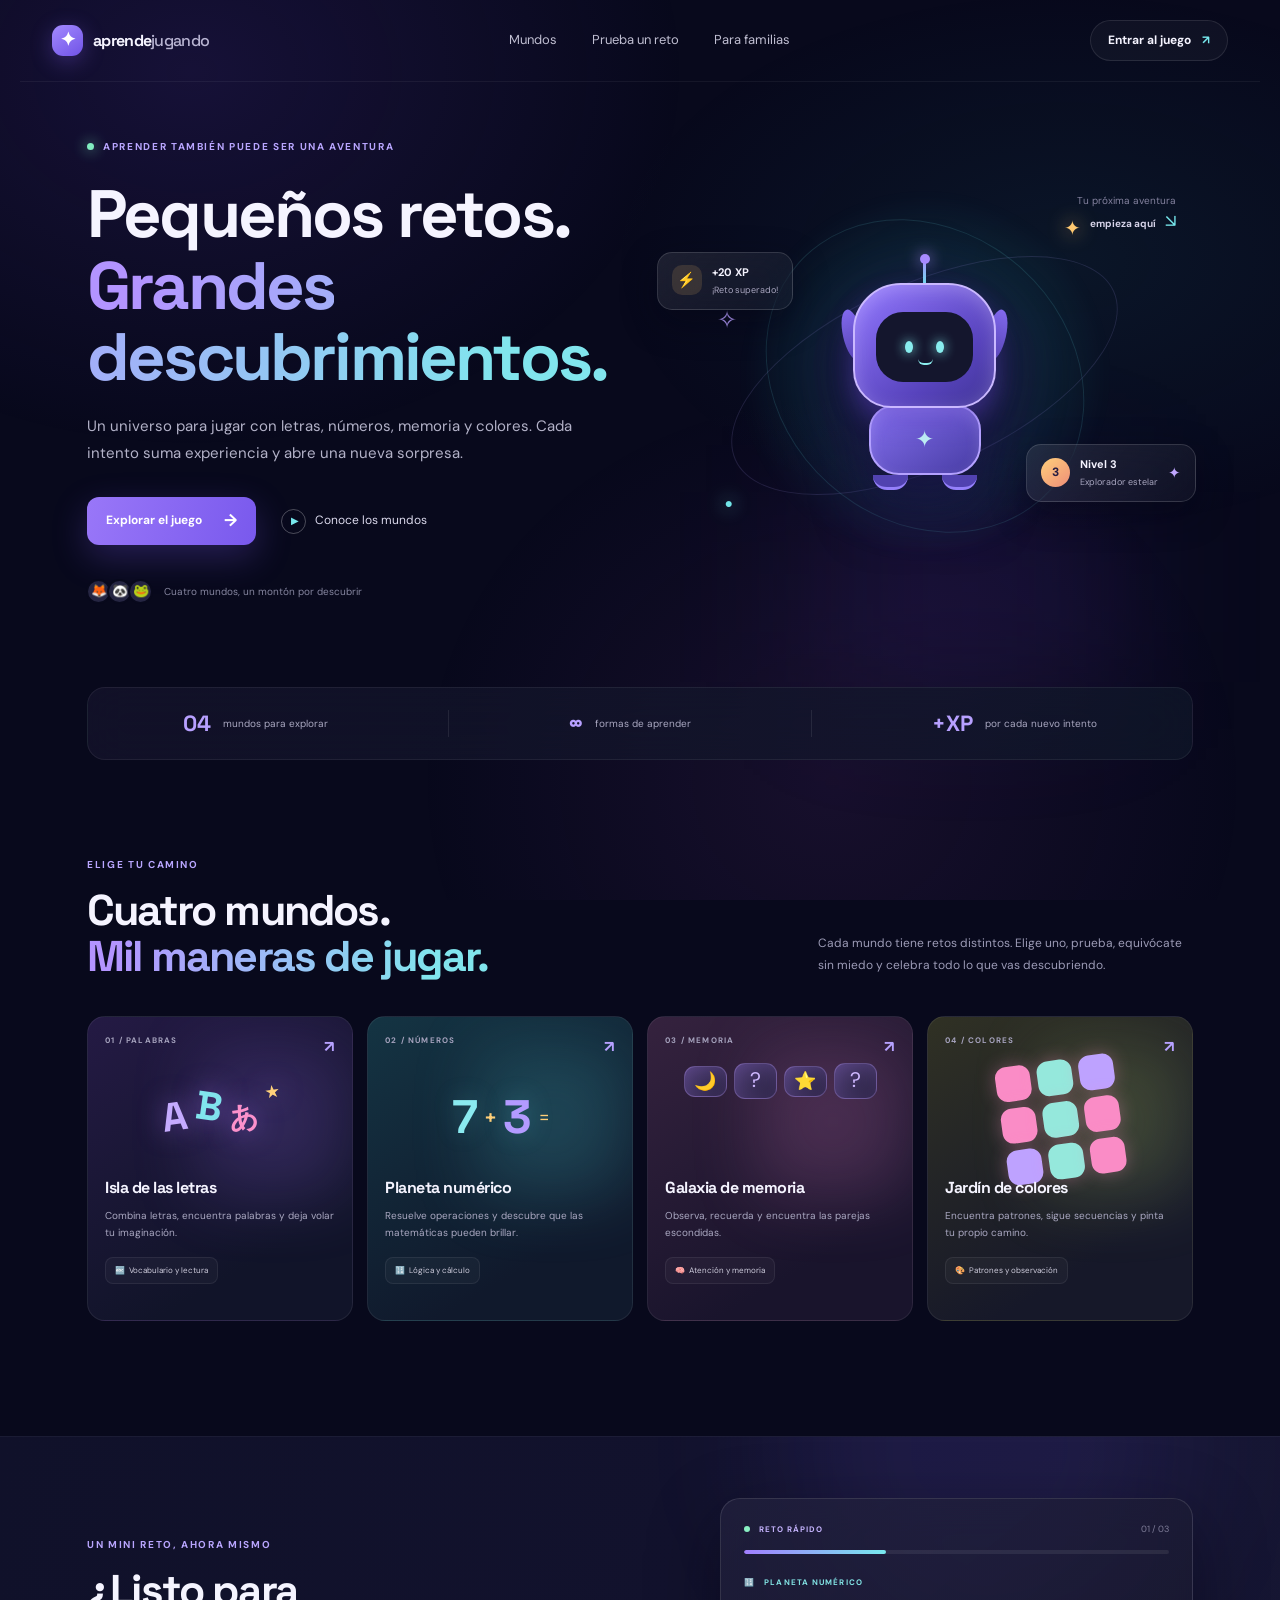
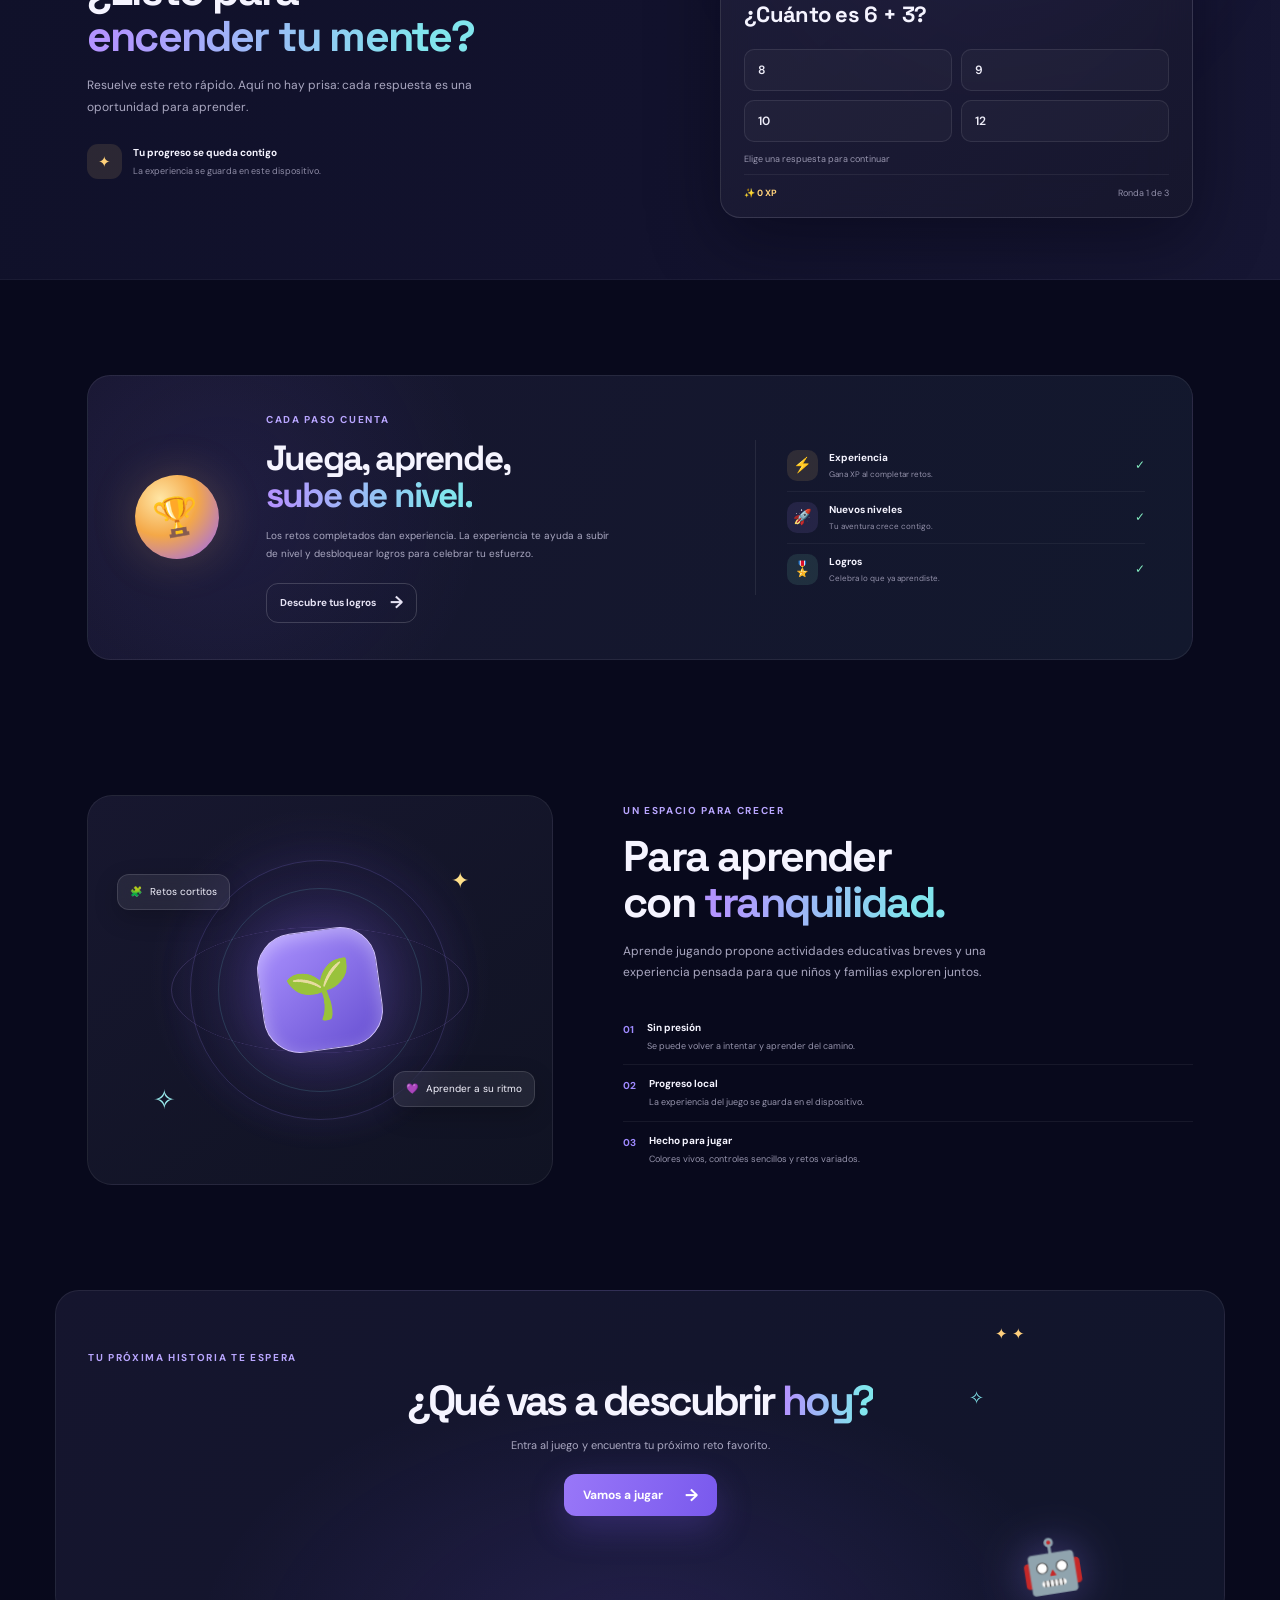
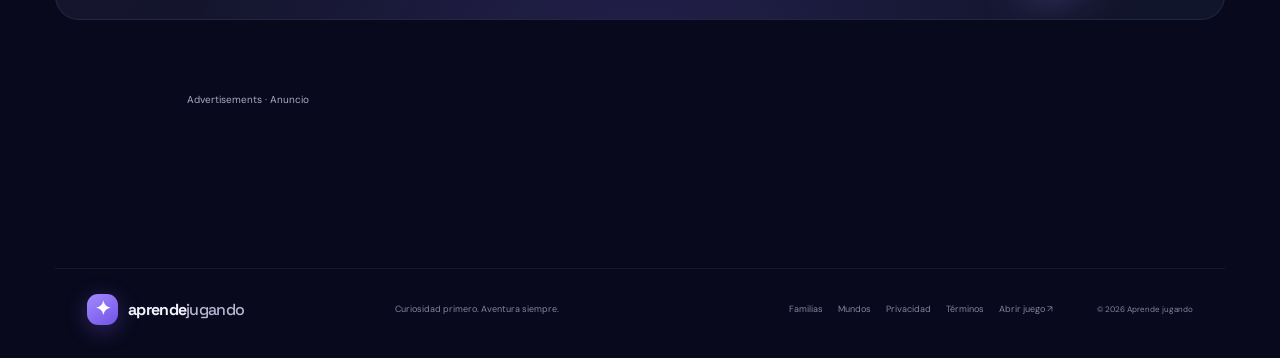
<file: website/index.html>
<!doctype html>
<html lang="es">
  <head>
    <meta charset="utf-8" />
    <meta name="viewport" content="width=device-width, initial-scale=1" />
    <meta name="theme-color" content="#08091c" />
    <meta name="description" content="Descubre Aprende jugando: mundos de letras, números, memoria y color para aprender a tu ritmo." />
    <title>Aprende jugando — Un universo para descubrir</title>
    <link rel="preconnect" href="https://fonts.googleapis.com" />
    <link rel="preconnect" href="https://fonts.gstatic.com" crossorigin />
    <link href="https://fonts.googleapis.com/css2?family=DM+Sans:wght@400;500;600;700&family=Space+Grotesk:wght@500;600;700&display=swap" rel="stylesheet" />
    <link rel="stylesheet" href="styles.css" />
    <style>
      .ad-section { max-width: 970px; min-height: 110px; margin: 72px auto 62px; padding: 0 32px; }
      .ad-label { margin-bottom: 8px; color: #aaaac5; font-size: 10px; }
      .ad-section .adsbygoogle { min-height: 90px; }
      @media (max-width: 650px) { .ad-section { margin: 54px auto 48px; padding: 0 20px; } }
    </style>
    <script async src="https://pagead2.googlesyndication.com/pagead/js/adsbygoogle.js?client=ca-pub-5729739002433772" crossorigin="anonymous"></script>
  </head>
  <body>
    <div class="site-shell">
      <header class="topbar">
        <a class="brand" href="#inicio" aria-label="Aprende jugando, inicio">
          <span class="brand-mark">✦</span><span>aprende<span class="brand-light">jugando</span></span>
        </a>
        <button class="menu-toggle" aria-label="Abrir menú" aria-expanded="false">☰</button>
        <nav class="nav-links" aria-label="Navegación principal">
          <a href="#mundos">Mundos</a><a href="#prueba">Prueba un reto</a><a href="#familias">Para familias</a>
        </nav>
        <a class="nav-cta" href="/juego/#/play">Entrar al juego <span>↗</span></a>
      </header>

      <main>
        <section class="hero section-wrap" id="inicio">
          <div class="hero-copy">
            <div class="eyebrow"><span class="live-dot"></span> APRENDER TAMBIÉN PUEDE SER UNA AVENTURA</div>
            <h1>Pequeños retos.<br /><span>Grandes descubrimientos.</span></h1>
            <p class="hero-lede">Un universo para jugar con letras, números, memoria y colores. Cada intento suma experiencia y abre una nueva sorpresa.</p>
            <div class="hero-actions">
              <a class="button button-primary" href="/juego/#/play">Explorar el juego <span>→</span></a>
              <a class="text-link" href="#mundos"><span class="play-icon">▶</span> Conoce los mundos</a>
            </div>
            <div class="hero-proof"><div class="avatar-stack"><span>🦊</span><span>🐼</span><span>🐸</span></div><span>Cuatro mundos, un montón por descubrir</span></div>
          </div>
          <div class="hero-art" aria-label="Ilustración de una aventura espacial educativa">
            <div class="orbit orbit-one"></div><div class="orbit orbit-two"></div>
            <span class="planet planet-a">✦</span><span class="planet planet-b">●</span><span class="planet planet-c">✧</span>
            <div class="float-card float-xp"><span class="float-icon">⚡</span><span><b>+20 XP</b><small>¡Reto superado!</small></span></div>
            <div class="mascot">
              <div class="antenna"></div><div class="mascot-head"><span class="ear ear-left"></span><span class="ear ear-right"></span><div class="face"><i></i><i></i><b></b></div></div>
              <div class="mascot-body"><span>✦</span></div><div class="mascot-feet"><i></i><i></i></div>
            </div>
            <div class="float-card float-level"><span class="level-badge">3</span><span><b>Nivel 3</b><small>Explorador estelar</small></span><span class="sparkle">✦</span></div>
            <div class="hero-caption">Tu próxima aventura<br /><b>empieza aquí</b> <span>↘</span></div>
          </div>
          <div class="hero-glow"></div>
        </section>

        <section class="stats-strip" aria-label="Características del juego">
          <div><strong>04</strong><span>mundos para explorar</span></div><i></i><div><strong>∞</strong><span>formas de aprender</span></div><i></i><div><strong>+XP</strong><span>por cada nuevo intento</span></div>
        </section>

        <section class="worlds section-wrap" id="mundos">
          <div class="section-heading"><div><div class="eyebrow">ELIGE TU CAMINO</div><h2>Cuatro mundos.<br /><span>Mil maneras de jugar.</span></h2></div><p>Cada mundo tiene retos distintos. Elige uno, prueba, equivócate sin miedo y celebra todo lo que vas descubriendo.</p></div>
          <div class="world-grid">
            <a class="world-card letters" href="/juego/#/play" aria-label="Explorar el mundo de letras"><div class="world-top"><span class="world-number">01 / PALABRAS</span><span class="world-arrow">↗</span></div><div class="letter-art"><span>A</span><span>B</span><span>あ</span><span>★</span></div><h3>Isla de las letras</h3><p>Combina letras, encuentra palabras y deja volar tu imaginación.</p><div class="world-tag">🔤 &nbsp;Vocabulario y lectura</div></a>
            <a class="world-card numbers" href="/juego/#/play" aria-label="Explorar el mundo de números"><div class="world-top"><span class="world-number">02 / NÚMEROS</span><span class="world-arrow">↗</span></div><div class="number-art"><span>7</span><b>+</b><span>3</span><em>=</em></div><h3>Planeta numérico</h3><p>Resuelve operaciones y descubre que las matemáticas pueden brillar.</p><div class="world-tag">🔢 &nbsp;Lógica y cálculo</div></a>
            <a class="world-card memory" href="/juego/#/play" aria-label="Explorar el mundo de memoria"><div class="world-top"><span class="world-number">03 / MEMORIA</span><span class="world-arrow">↗</span></div><div class="memory-art"><span>🌙</span><span>?</span><span>⭐</span><span>?</span></div><h3>Galaxia de memoria</h3><p>Observa, recuerda y encuentra las parejas escondidas.</p><div class="world-tag">🧠 &nbsp;Atención y memoria</div></a>
            <a class="world-card colors" href="/juego/#/play" aria-label="Explorar el mundo de colores"><div class="world-top"><span class="world-number">04 / COLORES</span><span class="world-arrow">↗</span></div><div class="color-art"><i></i><i></i><i></i><i></i><i></i><i></i><i></i><i></i><i></i></div><h3>Jardín de colores</h3><p>Encuentra patrones, sigue secuencias y pinta tu propio camino.</p><div class="world-tag">🎨 &nbsp;Patrones y observación</div></a>
          </div>
        </section>

        <section class="play-section" id="prueba">
          <div class="play-inner section-wrap">
            <div class="play-copy"><div class="eyebrow">UN MINI RETO, AHORA MISMO</div><h2>¿Listo para<br /><span>encender tu mente?</span></h2><p>Resuelve este reto rápido. Aquí no hay prisa: cada respuesta es una oportunidad para aprender.</p><div class="challenge-streak"><span>✦</span><div><b>Tu progreso se queda contigo</b><small>La experiencia se guarda en este dispositivo.</small></div></div></div>
            <div class="quiz-card" role="region" aria-live="polite" aria-label="Mini reto educativo">
              <div class="quiz-header"><span class="quiz-pill"><i></i> RETO RÁPIDO</span><span class="quiz-step" id="quiz-step">01 / 03</span></div>
              <div class="quiz-progress"><span id="quiz-progress"></span></div>
              <div class="quiz-world" id="quiz-world">🔢 &nbsp;PLANETA NUMÉRICO</div>
              <h3 id="quiz-question">¿Cuánto es 6 + 3?</h3>
              <div class="answer-grid" id="answer-grid"></div>
              <div class="quiz-feedback" id="quiz-feedback" aria-live="polite">Elige una respuesta para continuar</div>
              <div class="quiz-footer"><span>✨ <b id="quiz-xp">0 XP</b></span><span id="quiz-round-label">Ronda 1 de 3</span></div>
            </div>
          </div>
          <div class="play-blob"></div>
        </section>

        <section class="rewards section-wrap">
          <div class="rewards-card"><div class="reward-orb">🏆</div><div class="reward-copy"><div class="eyebrow">CADA PASO CUENTA</div><h2>Juega, aprende,<br /><span>sube de nivel.</span></h2><p>Los retos completados dan experiencia. La experiencia te ayuda a subir de nivel y desbloquear logros para celebrar tu esfuerzo.</p><a class="button button-outline" href="/juego/#/achievements">Descubre tus logros <span>→</span></a></div><div class="reward-list"><div><span class="reward-icon gold">⚡</span><p><b>Experiencia</b><small>Gana XP al completar retos.</small></p><span class="reward-check">✓</span></div><div><span class="reward-icon purple">🚀</span><p><b>Nuevos niveles</b><small>Tu aventura crece contigo.</small></p><span class="reward-check">✓</span></div><div><span class="reward-icon mint">🎖️</span><p><b>Logros</b><small>Celebra lo que ya aprendiste.</small></p><span class="reward-check">✓</span></div></div></div>
        </section>

        <section class="families section-wrap" id="familias">
          <div class="family-art"><div class="family-orbit"></div><div class="family-note note-one">🧩 <span>Retos cortitos</span></div><div class="family-note note-two">💜 <span>Aprender a su ritmo</span></div><div class="family-core">🌱</div><span class="family-star star-one">✦</span><span class="family-star star-two">✧</span></div>
          <div class="family-copy"><div class="eyebrow">UN ESPACIO PARA CRECER</div><h2>Para aprender<br />con <span>tranquilidad.</span></h2><p>Aprende jugando propone actividades educativas breves y una experiencia pensada para que niños y familias exploren juntos.</p><div class="family-points"><div><span>01</span><p><b>Sin presión</b><small>Se puede volver a intentar y aprender del camino.</small></p></div><div><span>02</span><p><b>Progreso local</b><small>La experiencia del juego se guarda en el dispositivo.</small></p></div><div><span>03</span><p><b>Hecho para jugar</b><small>Colores vivos, controles sencillos y retos variados.</small></p></div></div></div>
        </section>

        <section class="final-cta section-wrap"><div class="cta-stars">✦ <span>✧</span> ✦</div><div class="eyebrow">TU PRÓXIMA HISTORIA TE ESPERA</div><h2>¿Qué vas a descubrir <span>hoy?</span></h2><p>Entra al juego y encuentra tu próximo reto favorito.</p><a class="button button-primary" href="/juego/#/play">Vamos a jugar <span>→</span></a><div class="cta-mascot">🤖</div></section>
      </main>

      <section class="ad-section" aria-label="Advertisements">
        <div class="ad-label">Advertisements · Anuncio</div>
        <ins class="adsbygoogle" style="display:block" data-ad-client="ca-pub-5729739002433772" data-ad-slot="9422011632" data-ad-format="auto" data-full-width-responsive="true" data-tag-for-age-treatment="1"></ins>
        <script>(adsbygoogle = window.adsbygoogle || []).push({});</script>
      </section>
      <footer class="footer"><a class="brand" href="#inicio"><span class="brand-mark">✦</span><span>aprende<span class="brand-light">jugando</span></span></a><span>Curiosidad primero. Aventura siempre.</span><div><a href="#familias">Familias</a><a href="#mundos">Mundos</a><a href="/privacidad.html">Privacidad</a><a href="/condiciones.html">Términos</a><a href="/juego/#/play">Abrir juego ↗</a></div><small>© <span id="year"></span> Aprende jugando</small></footer>
    </div>
    <script src="script.js"></script>
  </body>
</html>
</file>
<file: website/styles.css>
:root{--bg:#08091c;--panel:#11132c;--text:#f5f4ff;--muted:#aaaac5;--purple:#9e7bff;--cyan:#77e8ed;--pink:#fa8cc6;--line:rgba(255,255,255,.1);--font:'DM Sans',sans-serif;--display:'Space Grotesk',sans-serif}*{box-sizing:border-box}html{scroll-behavior:smooth;scroll-padding-top:90px}body{margin:0;background:var(--bg);color:var(--text);font-family:var(--font);font-size:15px;line-height:1.6;overflow-x:hidden}body:before{content:"";position:fixed;inset:0;pointer-events:none;z-index:-1;background:radial-gradient(ellipse at 15% 8%,rgba(86,53,174,.19),transparent 32%),radial-gradient(ellipse at 83% 29%,rgba(37,153,166,.09),transparent 30%),radial-gradient(ellipse at 65% 87%,rgba(148,66,177,.11),transparent 35%)}a{color:inherit;text-decoration:none}.site-shell{max-width:1600px;margin:auto;overflow:hidden}.topbar{height:82px;max-width:1240px;padding:0 32px;margin:auto;display:flex;align-items:center;justify-content:space-between;border-bottom:1px solid rgba(255,255,255,.055);position:relative;z-index:10}.brand{display:flex;align-items:center;gap:10px;font-family:var(--display);font-weight:700;font-size:16px;letter-spacing:-.7px}.brand-mark{width:31px;height:31px;border-radius:11px;display:grid;place-items:center;background:linear-gradient(145deg,#a38aff,#7053e6);color:white;box-shadow:0 5px 22px #865ff755;font-size:19px}.brand-light{font-weight:500;color:#b8b4d2}.nav-links{display:flex;gap:35px;color:#c0bfd2;font-size:13px}.nav-links a,.footer a{transition:color .2s}.nav-links a:hover,.footer a:hover{color:#c1aaff}.nav-cta{border:1px solid var(--line);border-radius:99px;padding:10px 17px;font-size:12px;font-weight:700;background:rgba(255,255,255,.035)}.nav-cta span{color:var(--cyan);padding-left:8px}.menu-toggle{display:none}.section-wrap{max-width:1170px;margin:auto;padding-left:32px;padding-right:32px}.hero{min-height:605px;display:grid;grid-template-columns:1.03fr .97fr;align-items:center;position:relative;padding-top:37px;padding-bottom:55px}.hero-copy{position:relative;z-index:2;padding-bottom:8px}.eyebrow{font-size:10px;font-weight:700;letter-spacing:1.65px;color:#b9a6ff;display:flex;align-items:center;gap:9px}.live-dot{width:7px;height:7px;border-radius:50%;background:#81edc0;box-shadow:0 0 14px #81edc0}.hero h1,.section-heading h2,.play-copy h2,.reward-copy h2,.family-copy h2,.final-cta h2{font-family:var(--display);letter-spacing:-2.8px;line-height:1.07;font-size:clamp(44px,5.4vw,67px);margin:24px 0 19px}.hero h1 span,.section-heading h2 span,.play-copy h2 span,.reward-copy h2 span,.family-copy h2 span,.final-cta h2 span{background:linear-gradient(95deg,#b394ff 7%,#81e5ed 86%);background-clip:text;color:transparent}.hero-lede{color:#b3b2c8;max-width:490px;font-size:15px;line-height:1.8}.hero-actions{display:flex;align-items:center;gap:25px;margin-top:30px}.button{min-height:48px;padding:0 19px;border-radius:12px;display:inline-flex;align-items:center;justify-content:center;gap:22px;font-size:12px;font-weight:700;transition:transform .2s,box-shadow .2s}.button:hover{transform:translateY(-2px)}.button-primary{background:linear-gradient(105deg,#9977f8,#7959ed);box-shadow:0 12px 35px #7959ed45;color:white}.button-primary span,.button-outline span{font-size:17px}.text-link{font-size:12px;color:#dbd9ec;display:flex;align-items:center;gap:9px}.play-icon{font-size:10px;width:25px;height:25px;border:1px solid #ffffff45;border-radius:50%;display:grid;place-items:center;color:var(--cyan);padding-left:2px}.hero-proof{display:flex;align-items:center;gap:11px;margin-top:34px;color:#85859f;font-size:10px}.avatar-stack{display:flex;padding-left:3px}.avatar-stack span{margin-left:-4px;width:25px;height:25px;display:grid;place-items:center;border-radius:50%;background:#252542;border:2px solid var(--bg);font-size:13px}.hero-art{height:470px;position:relative;display:grid;place-items:center;isolation:isolate}.hero-art:before{content:"";position:absolute;width:360px;height:360px;border-radius:50%;background:radial-gradient(circle,#805ae93a,rgba(45,199,214,.08) 50%,transparent 72%);filter:blur(7px)}.orbit{position:absolute;border:1px solid #b3a4ff24;border-radius:50%;transform:rotate(-24deg)}.orbit-one{width:415px;height:185px}.orbit-two{width:340px;height:290px;transform:rotate(42deg);border-color:#68dee322}.planet{position:absolute;z-index:2}.planet-a{top:71px;right:112px;color:#ffc971;font-size:20px;text-shadow:0 0 20px #ffc971}.planet-b{bottom:96px;left:68px;color:#72e5e8;font-size:14px;text-shadow:0 0 18px #72e5e8}.planet-c{top:160px;left:60px;color:#b69dff;font-size:24px}.mascot{position:relative;z-index:2;width:180px;height:236px;display:flex;flex-direction:column;align-items:center;filter:drop-shadow(0 22px 28px #1710469c);animation:bob 4s ease-in-out infinite}.antenna{height:25px;width:3px;background:linear-gradient(#a98bff,#76dff0);position:relative}.antenna:before{content:"";position:absolute;width:10px;height:10px;background:#a78aff;border-radius:50%;left:-3.5px;top:-4px;box-shadow:0 0 15px #a78aff}.mascot-head{position:relative;width:143px;height:125px;border-radius:48px 48px 38px 38px;background:linear-gradient(140deg,#9278ff,#5743bc 68%,#403596);border:2px solid #cab8ff;box-shadow:inset 0 5px 18px #e1d3ff48,0 12px 25px #6046c977}.ear{position:absolute;top:24px;width:19px;height:52px;background:linear-gradient(#846bf0,#5948b4);border-radius:50%;z-index:-1}.ear-left{left:-12px;transform:rotate(-13deg)}.ear-right{right:-12px;transform:rotate(13deg)}.face{position:absolute;inset:27px 21px 24px;border-radius:27px;background:#14162d;display:flex;justify-content:center;align-items:center;gap:23px}.face i{width:8px;height:12px;border-radius:50%;background:#88edee;box-shadow:0 0 12px #88edee}.face b{position:absolute;width:15px;height:6px;left:calc(50% - 7px);bottom:17px;border-bottom:2px solid #8ceff0;border-radius:0 0 12px 12px}.mascot-body{margin-top:-3px;width:112px;height:70px;border-radius:25px 25px 30px 30px;background:linear-gradient(145deg,#8570ef,#473ca4);border:2px solid #b4a1ff;display:grid;place-items:center;color:#bfeff4;font-size:23px;box-shadow:inset 0 6px 13px #d7caff35}.mascot-feet{display:flex;gap:34px}.mascot-feet i{width:35px;height:15px;border-radius:0 0 14px 14px;background:#5142b0;border-bottom:3px solid #9580fb}.float-card{position:absolute;z-index:3;display:flex;align-items:center;gap:10px;padding:11px 14px;background:linear-gradient(135deg,#ffffff17,#ffffff09);border:1px solid #ffffff24;border-radius:15px;backdrop-filter:blur(18px);box-shadow:0 12px 35px #06051466}.float-card b,.float-card small{display:block}.float-card b{font-size:11px}.float-card small{color:#a8a6bf;font-size:9px;margin-top:2px}.float-icon{width:30px;height:30px;border-radius:10px;background:#ffc86824;color:#ffcf79;display:grid;place-items:center}.float-xp{top:111px;left:0}.float-level{right:-3px;bottom:109px}.level-badge{width:29px;height:29px;border-radius:50%;display:grid;place-items:center;background:linear-gradient(140deg,#ffcf7b,#ee8e78);color:#271d43;font-weight:800;font-size:12px}.sparkle{color:#c0a7ff}.hero-caption{position:absolute;right:17px;top:52px;font-size:10px;line-height:1.5;color:#84829f;text-align:right}.hero-caption b{color:#d6d3e9}.hero-caption span{color:var(--cyan);font-size:18px;margin-left:6px}.hero-glow{position:absolute;width:300px;height:190px;bottom:5px;right:9%;background:#683fd322;filter:blur(70px);z-index:-1}.stats-strip{max-width:1106px;margin:0 auto 80px;padding:18px 35px;background:linear-gradient(100deg,#17152eaa,#10192aaa);border:1px solid #ffffff11;border-radius:18px;display:flex;justify-content:space-around;align-items:center;backdrop-filter:blur(20px)}.stats-strip div{display:flex;align-items:center;gap:12px}.stats-strip strong{font-family:var(--display);font-size:22px;color:#b7a0ff}.stats-strip span{font-size:10px;color:#aaa8c1}.stats-strip>i{height:27px;width:1px;background:#ffffff16}.worlds{padding-top:17px;padding-bottom:115px}.section-heading{display:flex;align-items:flex-end;justify-content:space-between;margin-bottom:36px}.section-heading h2,.play-copy h2,.reward-copy h2,.family-copy h2{font-size:43px;letter-spacing:-1.8px;margin:15px 0 0}.section-heading>p{max-width:375px;color:#9c9bb6;font-size:12px;line-height:1.8;margin:0 0 4px}.world-grid{display:grid;grid-template-columns:repeat(4,1fr);gap:14px}.world-card{min-height:305px;border:1px solid #ffffff12;border-radius:18px;padding:17px;position:relative;overflow:hidden;transition:transform .25s,border .25s,box-shadow .25s}.world-card:hover{transform:translateY(-5px);border-color:#ffffff34;box-shadow:0 16px 35px #0003}.world-card:after{content:"";position:absolute;width:150px;height:150px;top:30px;right:4px;filter:blur(35px);opacity:.18;z-index:0}.letters{background:linear-gradient(150deg,#241a44,#111429 75%)}.letters:after{background:#a375ff}.numbers{background:linear-gradient(150deg,#143443,#10192c 75%)}.numbers:after{background:#56d7e1}.memory{background:linear-gradient(150deg,#35223e,#19142c 75%)}.memory:after{background:#ee87d1}.colors{background:linear-gradient(150deg,#303124,#161829 75%)}.colors:after{background:#c5e875}.world-top{position:relative;z-index:1;display:flex;justify-content:space-between;color:#a6a3be;font-size:8px;font-weight:700;letter-spacing:1.2px}.world-arrow{color:#b6a1ff;font-size:16px}.letter-art,.number-art,.memory-art,.color-art{height:115px;position:relative;z-index:1;display:flex;align-items:center;justify-content:center;gap:7px}.letter-art span{font-family:var(--display);font-weight:700;font-size:40px;color:#c6acff;text-shadow:0 0 25px #a87aff88;transform:rotate(-8deg)}.letter-art span:nth-child(2){color:#81e5ed;transform:rotate(8deg) translateY(-10px)}.letter-art span:nth-child(3){font-size:29px;color:#fc91cb}.letter-art span:last-child{font-size:15px;align-self:flex-start;margin-top:20px;color:#ffd17a}.number-art span{font-family:var(--display);font-size:47px;font-weight:700;color:#8aeaf0;text-shadow:0 0 24px #60dce744}.number-art span:nth-of-type(2){color:#b39aff}.number-art b,.number-art em{font-size:19px;font-style:normal;color:#ffcf78}.memory-art{display:grid;grid-template-columns:repeat(4,43px);grid-template-rows:repeat(2,43px);gap:7px}.memory-art span{display:grid;place-items:center;border-radius:11px;background:linear-gradient(140deg,#514078,#28213f);border:1px solid #c09cff55;font-size:18px;box-shadow:inset 0 0 15px #b483ff22}.memory-art span:nth-child(2),.memory-art span:nth-child(4){color:#cfb9ff;font-size:21px}.color-art{display:grid;grid-template-columns:repeat(3,35px);gap:7px;transform:rotate(-8deg)}.color-art i{width:35px;height:35px;border-radius:11px;background:#fa8cc6;box-shadow:0 0 18px #fa8cc655}.color-art i:nth-child(2),.color-art i:nth-child(5),.color-art i:nth-child(8){background:#95e8dc}.color-art i:nth-child(3),.color-art i:nth-child(7){background:#bea2ff}.world-card h3{position:relative;z-index:1;font-family:var(--display);font-size:16px;margin:0 0 7px;letter-spacing:-.5px}.world-card p{position:relative;z-index:1;color:#aaa8c1;font-size:10px;line-height:1.7;min-height:37px;margin:0 0 12px}.world-tag{position:relative;z-index:1;display:inline-flex;padding:6px 9px;border:1px solid #ffffff12;border-radius:8px;background:#ffffff08;font-size:8px;color:#ceccdc}.play-section{position:relative;background:linear-gradient(100deg,#10112a,#12122d 52%,#161633);border-top:1px solid #ffffff0b;border-bottom:1px solid #ffffff0b;overflow:hidden}.play-inner{min-height:440px;display:grid;grid-template-columns:1fr .84fr;gap:70px;align-items:center;padding-top:61px;padding-bottom:61px;position:relative;z-index:1}.play-blob{position:absolute;width:400px;height:400px;right:8%;top:-190px;border-radius:50%;background:#7964ff1b;filter:blur(65px)}.play-copy h2{margin-bottom:15px}.play-copy>p,.reward-copy>p,.family-copy>p{color:#aaa8c1;font-size:12px;line-height:1.8;max-width:385px}.challenge-streak{display:flex;gap:11px;align-items:center;margin-top:26px}.challenge-streak>span{width:35px;height:35px;border-radius:11px;display:grid;place-items:center;color:#ffd17a;background:#ffd17a1d}.challenge-streak b,.challenge-streak small{display:block}.challenge-streak b{font-size:10px}.challenge-streak small{font-size:9px;color:#8e8ca6;margin-top:3px}.quiz-card{padding:23px 23px 17px;border:1px solid #ffffff1e;border-radius:20px;background:linear-gradient(140deg,#23223eae,#17172cbf);box-shadow:0 22px 70px #02020c66;backdrop-filter:blur(18px)}.quiz-header,.quiz-footer{display:flex;justify-content:space-between;align-items:center}.quiz-pill{font-size:8px;font-weight:700;letter-spacing:1px;color:#c7b5ff}.quiz-pill i{display:inline-block;width:6px;height:6px;border-radius:50%;background:#8af0c3;margin-right:6px}.quiz-step{color:#7f7d99;font-size:9px}.quiz-progress{height:4px;border-radius:5px;background:#ffffff13;margin:13px 0 22px;overflow:hidden}.quiz-progress span{height:100%;display:block;width:33.33%;background:linear-gradient(90deg,#a17eff,#77e8ed);border-radius:5px;transition:width .3s}.quiz-world{font-size:8px;letter-spacing:1.1px;color:#83e4e5;font-weight:700}.quiz-card h3{font-family:var(--display);font-size:22px;letter-spacing:-.7px;margin:9px 0 16px}.answer-grid{display:grid;grid-template-columns:1fr 1fr;gap:9px}.answer-option{min-height:42px;color:#eeedf8;text-align:left;padding:0 13px;border:1px solid #ffffff18;border-radius:10px;background:#ffffff07;font:600 12px var(--font);cursor:pointer;transition:background .2s,border .2s,transform .2s}.answer-option:hover:not(:disabled){background:#a07cff22;border-color:#ab94ff88;transform:translateY(-1px)}.answer-option:disabled{cursor:default}.answer-option.correct{background:#48dba522;border-color:#64e4b4;color:#a7f6d4}.answer-option.incorrect{background:#ff789522;border-color:#ff8cac;color:#ffc4d3}.quiz-feedback{min-height:32px;display:flex;align-items:center;font-size:9px;color:#9997b0;padding-top:4px}.quiz-feedback.good{color:#88edbd}.quiz-feedback.bad{color:#ff9fb9}.quiz-footer{padding-top:11px;border-top:1px solid #ffffff10;color:#9290aa;font-size:9px}.quiz-footer span:first-child{color:#ffd27b}.quiz-footer b{color:#ffd27b}.rewards{padding-top:95px;padding-bottom:105px}.rewards-card{padding:36px 47px;border:1px solid #ffffff13;border-radius:23px;background:radial-gradient(circle at 12% 45%,#7860e51a,transparent 27%),linear-gradient(120deg,#17162f,#12182d);display:grid;grid-template-columns:.22fr 1fr .85fr;gap:30px;align-items:center;position:relative;overflow:hidden}.reward-orb{width:84px;height:84px;border-radius:50%;display:grid;place-items:center;font-size:37px;background:radial-gradient(circle at 34% 25%,#ffe6a5,#f4a848 44%,#9763ff 100%);box-shadow:0 0 45px #f8bb5b38;transform:rotate(-10deg)}.reward-copy h2{font-size:35px;margin:12px 0}.reward-copy>p{max-width:355px;font-size:10px}.button-outline{min-height:40px;margin-top:10px;border:1px solid #ffffff2b;color:#e6e3f4;font-size:10px;padding:0 13px;gap:14px}.reward-list{border-left:1px solid #ffffff14;padding-left:31px}.reward-list>div{display:flex;align-items:center;gap:11px;padding:10px 0;border-bottom:1px solid #ffffff0d}.reward-list>div:last-child{border:0}.reward-icon{width:31px;height:31px;border-radius:10px;display:grid;place-items:center}.reward-icon.gold{background:#ffcf791e}.reward-icon.purple{background:#a889ff1e}.reward-icon.mint{background:#7fe9c51e}.reward-list p{flex:1;margin:0}.reward-list b,.reward-list small{display:block}.reward-list b{font-size:10px}.reward-list small{font-size:8px;color:#9391aa;margin-top:2px}.reward-check{color:#83ecc1;font-size:12px}.families{padding-top:30px;padding-bottom:105px;display:grid;grid-template-columns:.9fr 1.1fr;align-items:center;gap:70px}.family-art{height:390px;border-radius:25px;position:relative;display:grid;place-items:center;background:radial-gradient(circle at 50% 47%,#4b398c55,transparent 55%),linear-gradient(145deg,#17172f,#101323);border:1px solid #ffffff12;overflow:hidden}.family-orbit{width:260px;height:260px;border:1px solid #9d8aff31;border-radius:50%;position:absolute;box-shadow:0 0 40px #8f76ff10}.family-orbit:before,.family-orbit:after{content:"";position:absolute;inset:27px;border:1px solid #75e5e529;border-radius:50%}.family-orbit:after{inset:-20px;transform:rotateX(65deg);border-color:#b694ff32}.family-core{width:120px;height:120px;border-radius:37px;display:grid;place-items:center;font-size:56px;background:linear-gradient(145deg,#ab92ff,#664fd1);box-shadow:0 0 65px #8b6aff55, inset 0 5px 17px #fff5;transform:rotate(-8deg);border:1px solid #d2c2ff}.family-note{position:absolute;padding:9px 12px;display:flex;align-items:center;gap:8px;background:#ffffff13;border:1px solid #ffffff20;border-radius:12px;backdrop-filter:blur(12px);font-size:10px;box-shadow:0 8px 24px #0003}.note-one{top:78px;left:29px}.note-two{right:17px;bottom:77px}.family-star{position:absolute;color:#ffe08a}.star-one{font-size:22px;top:67px;right:83px}.star-two{font-size:27px;bottom:63px;left:65px;color:#9aebed}.family-copy h2{margin-bottom:15px}.family-points{margin-top:25px}.family-points>div{display:flex;gap:13px;padding:11px 0;border-bottom:1px solid #ffffff10}.family-points>div:last-child{border:0}.family-points>div>span{font-size:10px;font-weight:700;color:#9f8aff;padding-top:2px}.family-points p{margin:0}.family-points b,.family-points small{display:block}.family-points b{font-size:10px}.family-points small{font-size:9px;color:#9694ac;margin-top:3px}.final-cta{min-height:330px;margin-bottom:40px;border:1px solid #ffffff13;border-radius:24px;text-align:center;padding-top:59px;padding-bottom:54px;position:relative;overflow:hidden;background:radial-gradient(ellipse at 50% 110%,#7354e72a,transparent 54%),linear-gradient(120deg,#15152e,#11152b)}.final-cta h2{font-size:42px;margin:13px 0}.final-cta>p{color:#aaa8c1;font-size:11px;margin:0 0 20px}.final-cta .button{min-height:42px}.cta-stars{position:absolute;top:31px;right:17%;color:#ffcf7d}.cta-stars span{position:absolute;top:62px;right:41px;color:#83e7ed;font-size:18px}.cta-mascot{position:absolute;bottom:12px;right:12%;font-size:51px;filter:drop-shadow(0 0 22px #9581ff66);transform:rotate(-9deg)}.footer{max-width:1170px;margin:0 auto;padding:25px 32px 33px;border-top:1px solid #ffffff10;display:grid;grid-template-columns:1fr 1.3fr 1fr auto;align-items:center;gap:20px;color:#85839e}.footer>.brand{color:#f4f2ff}.footer>span{font-size:9px}.footer>div{display:flex;gap:15px;font-size:9px}.footer small{font-size:8px;white-space:nowrap}@keyframes bob{0%,100%{transform:translateY(0) rotate(-2deg)}50%{transform:translateY(-9px) rotate(2deg)}}@media(max-width:900px){.hero{min-height:570px}.hero-art{transform:scale(.9)}.world-grid{grid-template-columns:repeat(2,1fr)}.world-card{min-height:286px}.rewards-card{grid-template-columns:.2fr 1fr;gap:22px}.reward-list{grid-column:2;border-left:0;border-top:1px solid #ffffff14;padding:12px 0 0}.families{gap:36px}.footer{grid-template-columns:1fr 1fr}.footer>div{justify-content:flex-start}}@media(max-width:650px){.topbar{height:69px;padding:0 20px}.menu-toggle{display:block;margin-left:auto;margin-right:13px;border:1px solid #ffffff1c;background:#ffffff08;color:white;width:36px;height:36px;border-radius:10px;font-size:15px}.nav-links{display:none;position:absolute;top:61px;left:15px;right:15px;padding:17px;background:#16152bec;border:1px solid #ffffff1c;border-radius:14px;backdrop-filter:blur(18px);flex-direction:column;gap:15px}.nav-links.open{display:flex}.nav-cta{font-size:10px;padding:9px 11px}.section-wrap{padding-left:21px;padding-right:21px}.hero{grid-template-columns:1fr;padding-top:58px;padding-bottom:25px;min-height:auto}.hero h1{font-size:47px;letter-spacing:-2.5px;margin-top:19px}.hero-lede{font-size:13px;max-width:440px}.hero-actions{gap:17px;flex-wrap:wrap;margin-top:23px}.hero-proof{margin-top:24px}.hero-art{height:350px;transform:none;margin-top:4px}.hero-art:before{width:290px;height:290px}.orbit-one{width:330px;height:148px}.orbit-two{width:280px;height:225px}.mascot{transform:scale(.82);animation:bob 4s ease-in-out infinite}.float-xp{top:67px;left:2%}.float-level{right:0;bottom:51px}.hero-caption{top:23px;right:0}.planet-a{top:45px;right:52px}.planet-b{bottom:61px;left:20px}.planet-c{top:108px;left:14px}.stats-strip{margin:0 17px 65px;padding:16px 10px;border-radius:15px}.stats-strip div{display:flex;flex-direction:column;gap:0;text-align:center}.stats-strip strong{font-size:19px}.stats-strip span{font-size:8px;max-width:90px}.stats-strip>i{height:29px}.worlds{padding-bottom:77px}.section-heading{display:block;margin-bottom:25px}.section-heading h2,.play-copy h2,.reward-copy h2,.family-copy h2{font-size:37px}.section-heading>p{margin-top:12px}.world-grid{gap:10px}.world-card{padding:13px;min-height:278px}.world-card h3{font-size:14px}.world-card p{font-size:9px;min-height:48px}.world-tag{font-size:7px}.letter-art,.number-art,.memory-art,.color-art{height:102px}.play-inner{grid-template-columns:1fr;gap:27px;padding-top:57px;padding-bottom:55px}.play-copy>p{max-width:460px}.quiz-card{padding:19px}.quiz-card h3{font-size:20px}.rewards{padding-top:67px;padding-bottom:69px}.rewards-card{padding:24px 19px;grid-template-columns:1fr;gap:13px}.reward-orb{width:62px;height:62px;font-size:29px}.reward-copy h2{font-size:32px}.reward-list{grid-column:auto;padding-top:10px}.families{grid-template-columns:1fr;gap:32px;padding-bottom:73px}.family-art{height:310px;order:2}.family-copy{order:1}.family-core{width:100px;height:100px;font-size:47px}.family-orbit{width:220px;height:220px}.note-one{top:43px;left:15px}.note-two{right:8px;bottom:42px}.final-cta{margin-left:14px;margin-right:14px;min-height:310px;padding-top:54px;padding-bottom:45px}.final-cta h2{font-size:34px;letter-spacing:-1.5px}.cta-mascot{right:6%;font-size:39px;bottom:7px}.cta-stars{right:9%}.footer{padding:22px 21px 28px;grid-template-columns:1fr auto;gap:16px}.footer>span{display:none}.footer>div{grid-column:1/-1;grid-row:2}.footer small{grid-column:2;grid-row:1}}@media(prefers-reduced-motion:reduce){*,*:before,*:after{scroll-behavior:auto!important;animation-duration:.01ms!important;animation-iteration-count:1!important;transition-duration:.01ms!important}}
</file>
